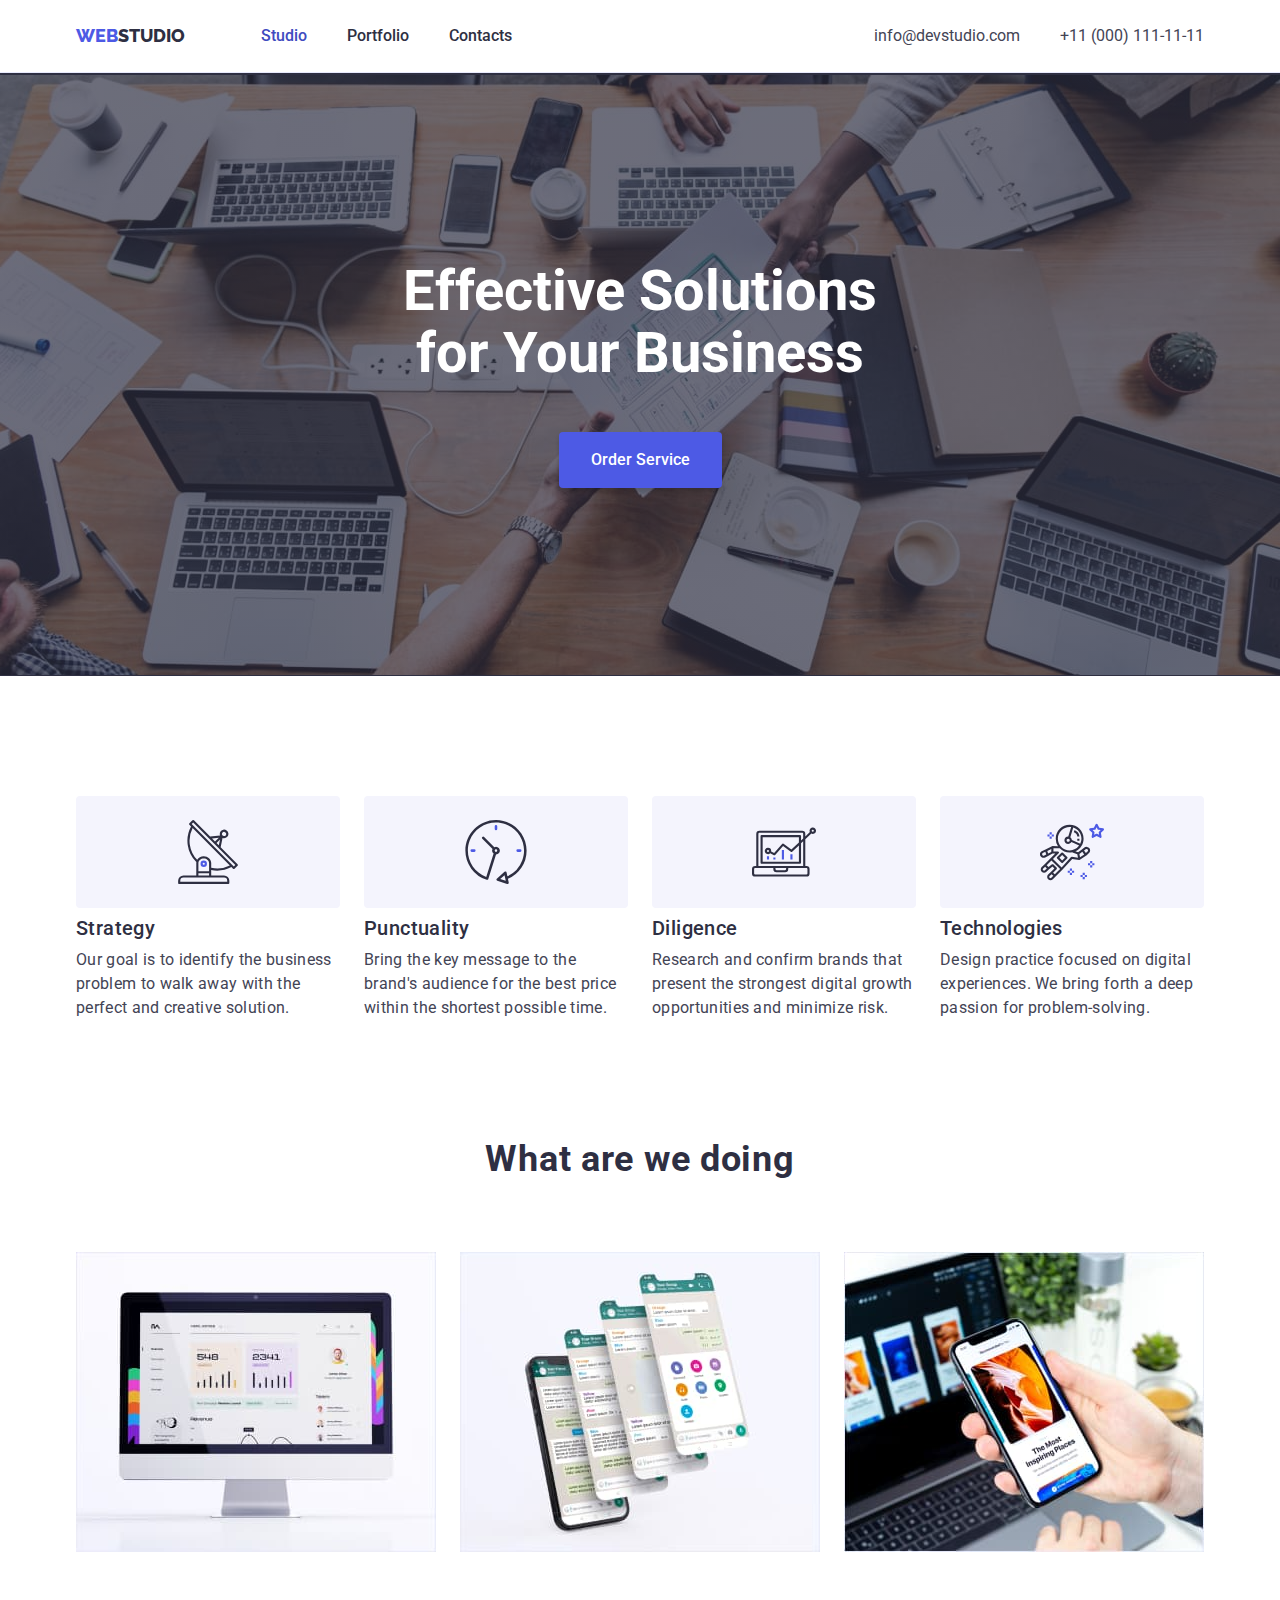
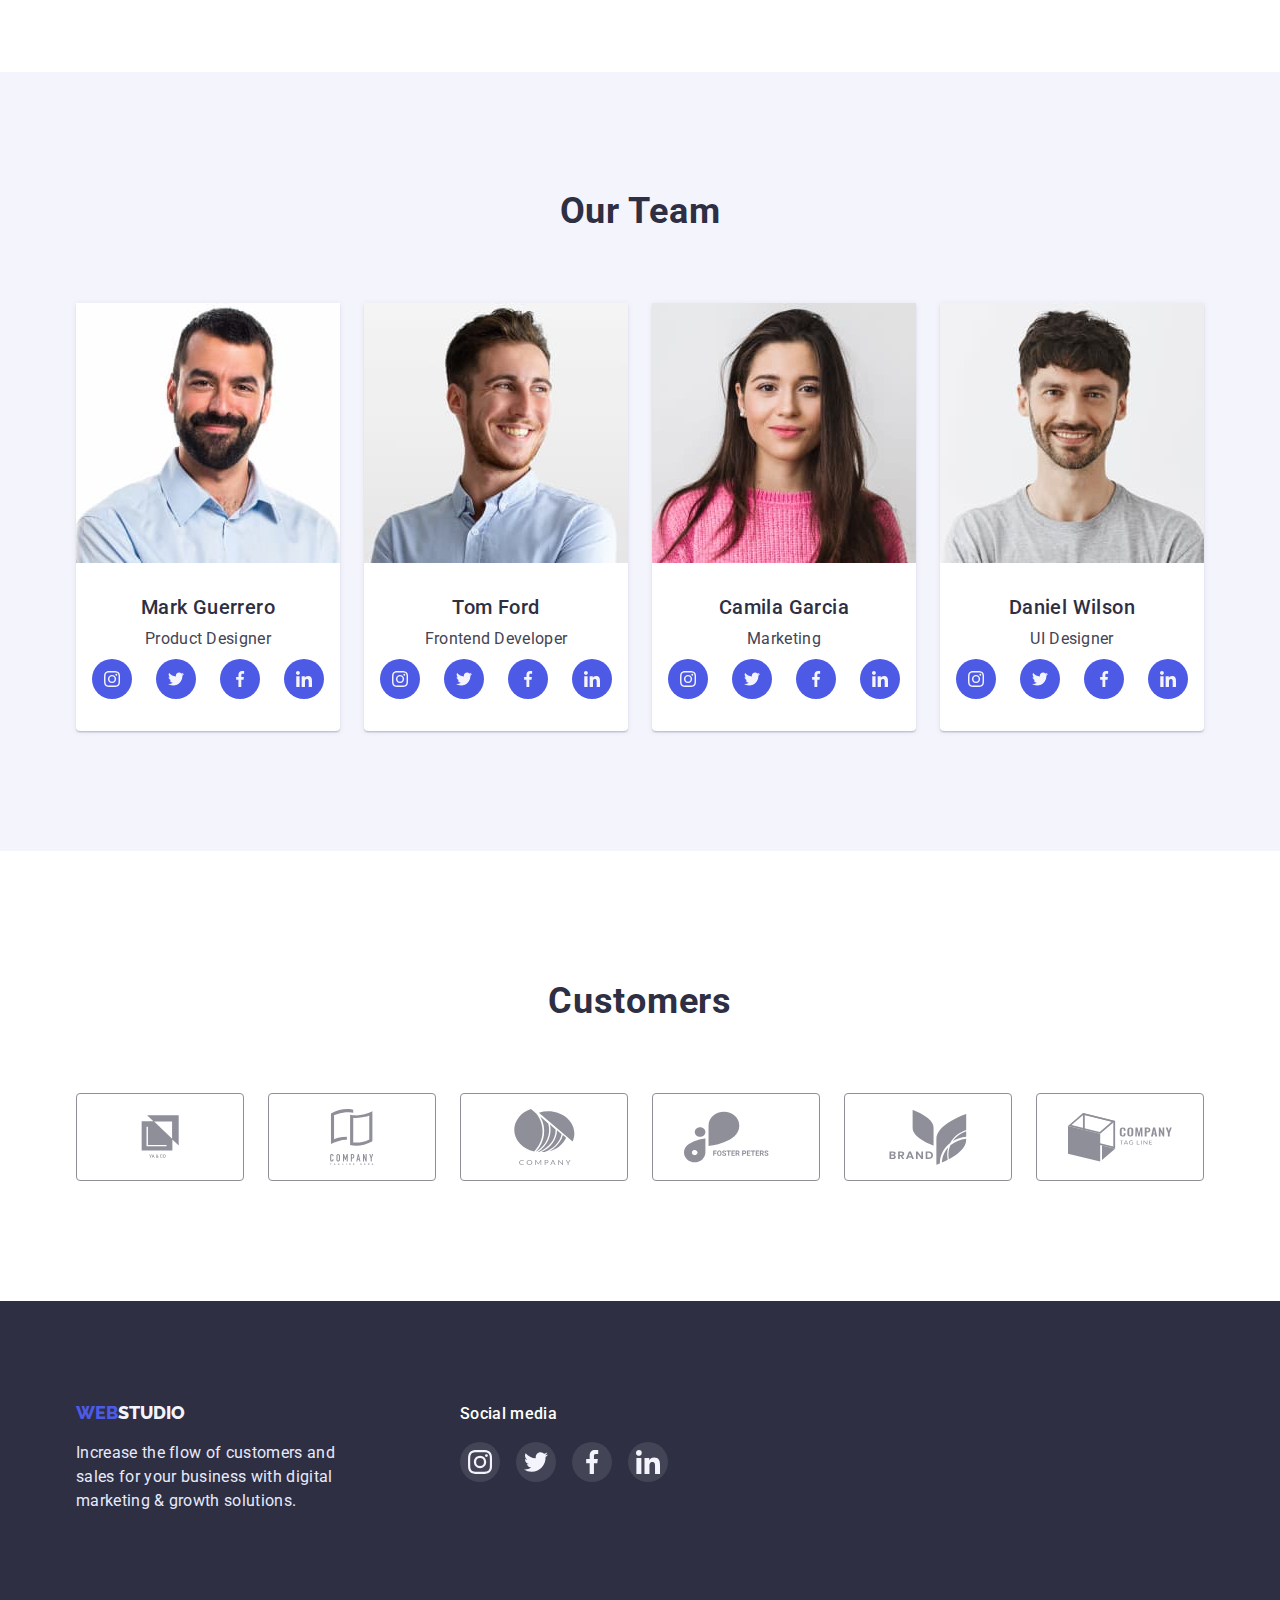
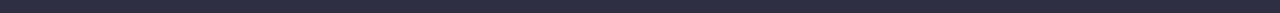
<file: index.html>
<!DOCTYPE html>
<html lang="en">
  <head>
    <meta charset="UTF-8" />
    <meta http-equiv="X-UA-Compatible" content="IE=edge" />
    <meta name="viewport" content="width=device-width, initial-scale=1.0" />
    <title>WebStudio</title>

    <link rel="preconnect" href="https://fonts.googleapis.com" />
    <link rel="preconnect" href="https://fonts.gstatic.com" crossorigin />
    <link
      href="https://fonts.googleapis.com/css2?family=Raleway:wght@800&family=Roboto:wght@400;500;700;900&display=swap"
      rel="stylesheet"
    />
    <link
      rel="stylesheet"
      href="https://cdnjs.cloudflare.com/ajax/libs/modern-normalize/1.1.0/modern-normalize.min.css"
      integrity="sha512-wpPYUAdjBVSE4KJnH1VR1HeZfpl1ub8YT/NKx4PuQ5NmX2tKuGu6U/JRp5y+Y8XG2tV+wKQpNHVUX03MfMFn9Q=="
      crossorigin="anonymous"
      referrerpolicy="no-referrer"
    />
    <link rel="stylesheet" href="./css/styles.css" />
  </head>
  <body>
    <!-------------------------------- TOP LINE ------------------------------------->
    <header class="header-conteiner">
      <div class="corntainer main-nav">
        <a href="./index.html" class="logo-web"
          >WEB<span class="logo-header">STUDIO</span></a
        >
        <nav>
          <ul class="navigation-list">
            <li class="navigation current">
              <a href="./index.html">Studio</a>
            </li>
            <li class="navigation">
              <a href="./portfolio.html">Portfolio</a>
            </li>
            <li class="navigation">
              <a href="">Contacts</a>
            </li>
          </ul>
        </nav>
        <address class="header-address">
          <ul class="address">
            <li class="link-address">
              <a href="mailto:info@devstudio.com">info@devstudio.com</a>
            </li>
            <li class="link-address">
              <a href="tel:+110001111111">+11 (000) 111-11-11</a>
            </li>
          </ul>
        </address>
      </div>
    </header>

    <!-------------------------------- HERO IMAGE ---------------------------->
    <main>
      <section class="page-web-studio">
        <div class="corntainer">
          <h1 class="title">Effective Solutions for Your Business</h1>
          <button type="button" class="button">Order Service</button>
        </div>
      </section>

      <section class="strategy-section">
        <div class="corntainer">
          <h2 class="visually-hidden">Our strategy</h2>
          <ul class="strategy-list">
            <li class="strategy-cart">
              <div class="strategy-icons">
              <svg class="strategy-icon-svg" width="64" height="64">
                <use href="./images/icons-hw-4.svg#icon-antenna-1"></use>
              </svg>
            </div>
              <h3 class="subtitle">Strategy</h3>
              <p class="text">
                Our goal is to identify the business problem to walk away with
                the perfect and creative solution.
              </p>
            </li>
            <li class="strategy-cart">
              <div class="strategy-icons">
                <svg class="strategy-icon-svg" width="64" height="64">
                  <use href="./images/icons-hw-4.svg#icon-clock-1"></use>
                </svg>
              </div>
              <h3 class="subtitle">Punctuality</h3>
              <p class="text">
                Bring the key message to the brand's audience for the best price
                within the shortest possible time.
              </p>
            </li>
            <li class="strategy-cart">
              <div class="strategy-icons">
                <svg class="strategy-icon-svg" width="64" height="64">
                  <use href="./images/icons-hw-4.svg#icon-diagram--1"></use>
                </svg>
              </div>
              <h3 class="subtitle">Diligence</h3>
              <p class="text">
                Research and confirm brands that present the strongest digital
                growth opportunities and minimize risk.
              </p>
            </li>
            <li class="strategy-cart">
              <div class="strategy-icons">
                <svg class="strategy-icon-svg" width="64" height="64">
                  <use href="./images/icons-hw-4.svg#icon-astronaut-1"></use>
                </svg>
              </div>
              <h3 class="subtitle">Technologies</h3>
              <p class="text">
                Design practice focused on digital experiences. We bring forth a
                deep passion for problem-solving.
              </p>
            </li>
          </ul>
        </div>
      </section>

      <!-- Section-2 -->
      <section class="section">
        <div class="corntainer">
          <h2 class="pretitle">What are we doing</h2>
          <ul class="doing-item">
            <li class="img-sect-two">
              <img
                src="./images/img1.jpg"
                alt="computer screen"
                width="360"
                height="300"
              />
            </li>
            <li class="img-sect-two">
              <img
                src="./images/img2.jpg"
                alt="phone screen"
                width="360"
                height="300"
              />
            </li>
            <li class="img-sect-two">
              <img
                src="./images/img3.jpg"
                alt="phone in hand"
                width="360"
                height="300"
              />
            </li>
          </ul>
        </div>
      </section>
      <!-- Sectoin-3 -->
      <section class="section team-section">
        <div class="corntainer">
          <h2 class="pretitle">Our Team</h2>
          <ul class="our-team">
            <li class="team-cart">
              <img
                src="./images/team-1.jpg"
                class="team-cart-photo"
                alt="Mark Guerrero"
                width="264"
              />
              <div class="team-text">
                <h3 class="team-name">Mark Guerrero</h3>
                <p class="team-paragrafe">Product Designer</p>
                <ul class="team-soc-list">
                  <li class="team-soc-item">
                    <a class="team-soc-link" href="">
                      <svg class="team-soc-instagram" width="16" height="16">
                        <use
                          href="./images/icons-hw-4.svg#icon-instagram--2"></use>
                      </svg>
                    </a>
                  </li>
                  <li class="team-soc-item">
                    <a class="team-soc-link" href="">
                      <svg class="team-soc-twitter" width="16" height="16">
                        <use
                          href="./images/icons-hw-4.svg#icon-twitter-2"></use>
                      </svg>
                    </a>
                  </li>
                  <li class="team-soc-item">
                    <a class="team-soc-link" href="">
                      <svg class="team-soc-facebook" width="16" height="16">
                        <use
                          href="./images/icons-hw-4.svg#icon-facebook-2"></use>
                      </svg>
                    </a>
                  </li>
                  <li class="team-soc-item">
                    <a class="team-soc-link" href="">
                      <svg class="team-soc-linkedin" width="16" height="16">
                        <use
                          href="./images/icons-hw-4.svg#icon-linkedin-2"></use>
                      </svg>
                    </a>
                  </li>
                </ul>
              </div>
            </li>
            <li class="team-cart">
              <img
                src="./images/team-2.jpg"
                class="team-cart-photo"
                alt="Tom Ford"
                width="264"
              />
              <div class="team-text">
                <h3 class="team-name">Tom Ford</h3>
                <p class="team-paragrafe">Frontend Developer</p>
                <ul class="team-soc-list">
                  <li class="team-soc-item">
                    <a class="team-soc-link" href="">
                      <svg class="team-soc-instagram" width="16" height="16">
                        <use
                          href="./images/icons-hw-4.svg#icon-instagram--2"></use>
                      </svg>
                    </a>
                  </li>
                  <li class="team-soc-item">
                    <a class="team-soc-link" href="">
                      <svg class="team-soc-twitter" width="16" height="16">
                        <use
                          href="./images/icons-hw-4.svg#icon-twitter-2"></use>
                      </svg>
                    </a>
                  </li>
                  <li class="team-soc-item">
                    <a class="team-soc-link" href="">
                      <svg class="team-soc-facebook" width="16" height="16">
                        <use
                          href="./images/icons-hw-4.svg#icon-facebook-2"></use>
                      </svg>
                    </a>
                  </li>
                  <li class="team-soc-item">
                    <a class="team-soc-link" href="">
                      <svg class="team-soc-linkedin" width="16" height="16">
                        <use
                          href="./images/icons-hw-4.svg#icon-linkedin-2"></use>
                      </svg>
                    </a>
                  </li>
                </ul>
              </div>
            </li>
            <li class="team-cart">
              <img
                src="./images/team-3.jpg"
                class="team-cart-photo"
                alt="Camila Garcia"
                width="264"
              />
              <div class="team-text">
                <h3 class="team-name">Camila Garcia</h3>
                <p class="team-paragrafe">Marketing</p>
                <ul class="team-soc-list">
                  <li class="team-soc-item">
                    <a class="team-soc-link" href="">
                      <svg class="team-soc-instagram" width="16" height="16">
                        <use
                          href="./images/icons-hw-4.svg#icon-instagram--2"></use>
                      </svg>
                    </a>
                  </li>
                  <li class="team-soc-item">
                    <a class="team-soc-link" href="">
                      <svg class="team-soc-twitter" width="16" height="16">
                        <use
                          href="./images/icons-hw-4.svg#icon-twitter-2"></use>
                      </svg>
                    </a>
                  </li>
                  <li class="team-soc-item">
                    <a class="team-soc-link" href="">
                      <svg class="team-soc-facebook" width="16" height="16">
                        <use
                          href="./images/icons-hw-4.svg#icon-facebook-2"></use>
                      </svg>
                    </a>
                  </li>
                  <li class="team-soc-item">
                    <a class="team-soc-link" href="">
                      <svg class="team-soc-linkedin" width="16" height="16">
                        <use
                          href="./images/icons-hw-4.svg#icon-linkedin-2"></use>
                      </svg>
                    </a>
                  </li>
                </ul>
              </div>
            </li>
            <li class="team-cart">
              <img
                src="./images/team-4.jpg"
                class="team-cart-photo"
                alt="Daniel Wilson"
                width="264"
              />
              <div class="team-text">
                <h3 class="team-name">Daniel Wilson</h3>
                <p class="team-paragrafe">UI Designer</p>
                <ul class="team-soc-list">
                  <li class="team-soc-item">
                    <a class="team-soc-link" href="">
                      <svg class="team-soc-instagram" width="16" height="16">
                        <use
                          href="./images/icons-hw-4.svg#icon-instagram--2"></use>
                      </svg>
                    </a>
                  </li>
                  <li class="team-soc-item">
                    <a class="team-soc-link" href="">
                      <svg class="team-soc-twitter" width="16" height="16">
                        <use
                          href="./images/icons-hw-4.svg#icon-twitter-2"></use>
                      </svg>
                    </a>
                  </li>
                  <li class="team-soc-item">
                    <a class="team-soc-link" href="">
                      <svg class="team-soc-facebook" width="16" height="16">
                        <use
                          href="./images/icons-hw-4.svg#icon-facebook-2"></use>
                      </svg>
                    </a>
                  </li>
                  <li class="team-soc-item">
                    <a class="team-soc-link" href="">
                      <svg class="team-soc-linkedin" width="16" height="16">
                        <use
                          href="./images/icons-hw-4.svg#icon-linkedin-2"></use>
                      </svg>
                    </a>
                  </li>
                </ul>
              </div>
            </li>
          </ul>
        </div>
      </section>
      
      <section class="customers">
        <div class="corntainer">
          <h2 class="title-customers">Customers</h2>
          <ul class="customer-list">
            <li class="customer-company"> <svg class="customer-svg" width="104" height="56">
              <use href="./images/icons-hw-4.svg#icon-Logo-1">
              </use>
            </svg></li>
            <li class="customer-company"> <svg class="customer-svg" width="104" height="56">
              <use href="./images/icons-hw-4.svg#icon-group-3-2">
              </use>
            </svg></li>
            <li class="customer-company"> <svg class="customer-svg" width="104" height="56">
              <use href="./images/icons-hw-4.svg#icon-group-3-3">
              </use>
            </svg></li>
            <li class="customer-company"> <svg class="customer-svg" width="104" height="56">
              <use href="./images/icons-hw-4.svg#icon-group-3-4">
              </use>
            </svg></li>
            <li class="customer-company"> <svg class="customer-svg" width="104" height="56">
              <use href="./images/icons-hw-4.svg#icon-group3-5">
              </use>
            </svg></li>
            <li class="customer-company"> <svg class="customer-svg" width="104" height="56">
              <use href="./images/icons-hw-4.svg#icon-group-3-6">
              </use>
            </svg></li>
          </ul>

        </div>
      </section>
    </main>

    <!------------------------------------------------- Footer -------------------------------------------------------------------------->
    <footer>
      <div class="corntainer fotter-container">
        <div class="footer-content">
          <a href="./index.html" class="logo-web-footer"
            >Web<span class="logo-footer">Studio</span></a
          >
          <p class="footer-text">
            Increase the flow of customers and sales for your business with
            digital marketing & growth solutions.
          </p>
        </div>
        <div class="fotter-social">
          <h4 class="fotter-social-title">Social media</h4>
          <ul class="fotter-social-list">
            <li class="fotter-item">
              <a class="fotter-soc-link" href="">
                <svg class="fotter-soc-icons" width="24px" height="24px">
                  <use href="./images/icons-hw-4.svg#icon-instagram--2"></use>
                </svg>
              </a>
            </li>
            <li class="fotter-item">
              <a class="fotter-soc-link" href="">
                <svg class="fotter-soc-icons" width="24px" height="24px">
                  <use href="./images/icons-hw-4.svg#icon-twitter-2"></use>
                </svg>
              </a>
            </li>
            <li class="fotter-item">
              <a class="fotter-soc-link" href="">
                <svg class="fotter-soc-icons" width="24px" height="24px">
                  <use href="./images/icons-hw-4.svg#icon-facebook-2"></use>
                </svg>
              </a>
            </li>
            <li class="fotter-item">
              <a class="fotter-soc-link" href="">
                <svg class="fotter-soc-icons" width="24px" height="24px">
                  <use href="./images/icons-hw-4.svg#icon-linkedin-2"></use>
                </svg>
              </a>
            </li>
          </ul>
        </div>
      </div>
    </footer>
  </body>
</html>
</file>
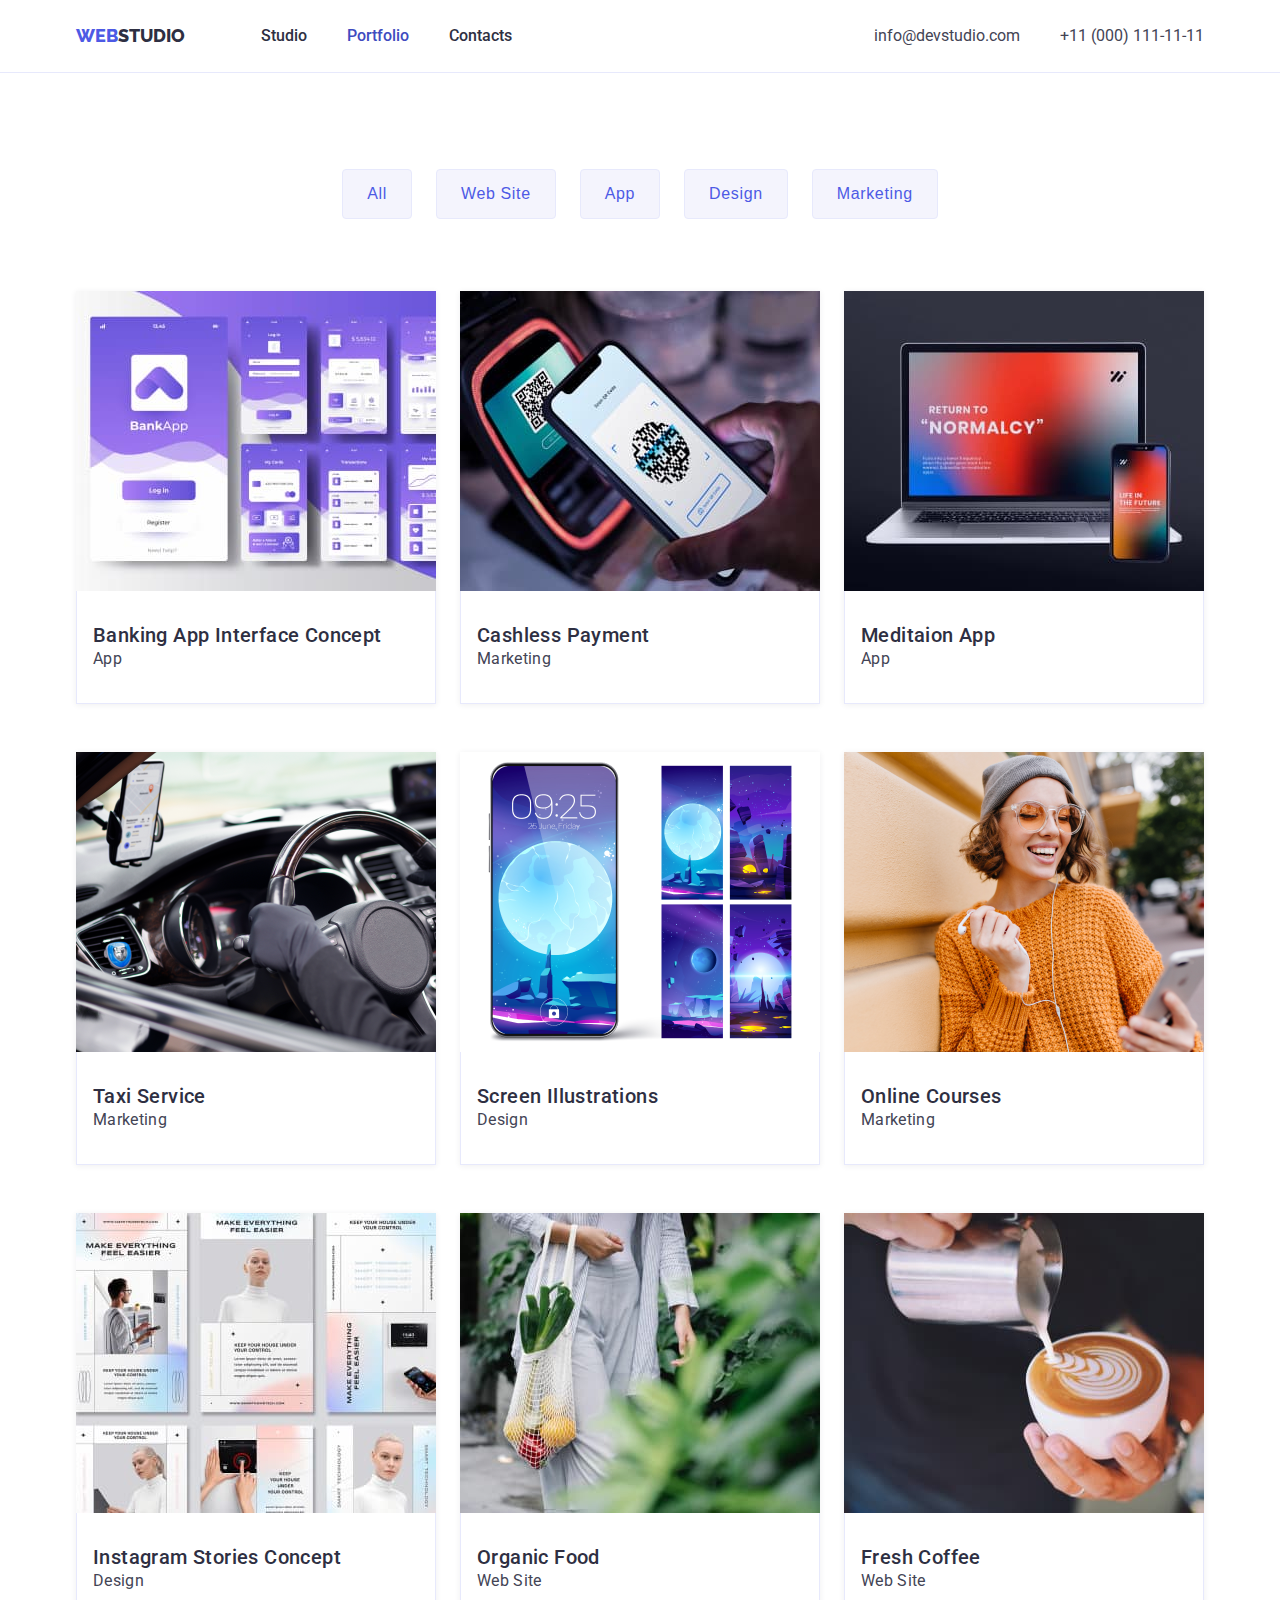
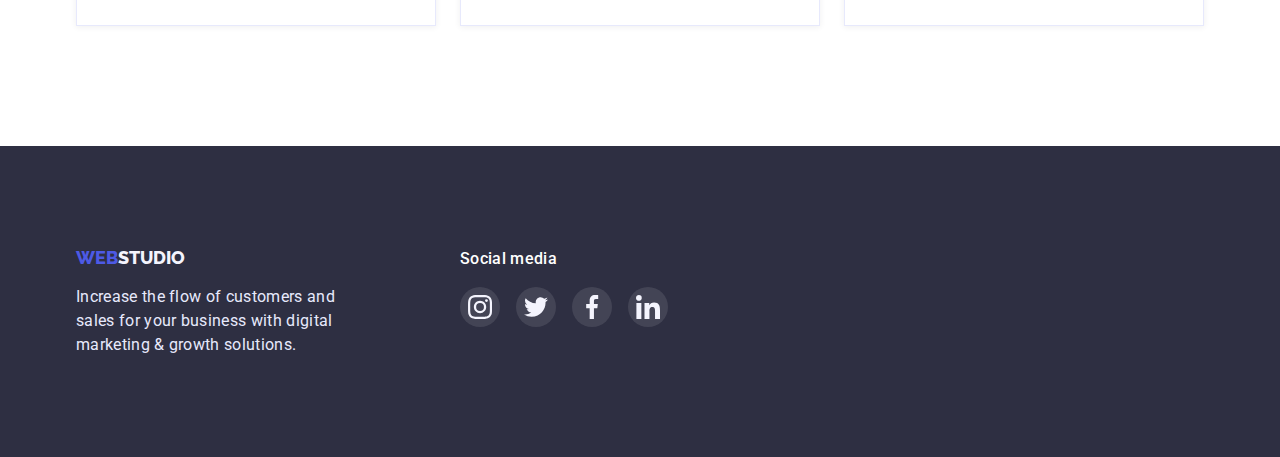
<file: portfolio.html>
<!DOCTYPE html>
<html lang="en">
  <head>
    <meta charset="UTF-8" />
    <meta http-equiv="X-UA-Compatible" content="IE=edge" />
    <meta name="viewport" content="width=device-width, initial-scale=1.0" />
    <title>WebStudio</title>

    <link rel="preconnect" href="https://fonts.googleapis.com" />
    <link rel="preconnect" href="https://fonts.gstatic.com" crossorigin />
    <link
      href="https://fonts.googleapis.com/css2?family=Raleway:wght@800&family=Roboto:wght@400;500;700;900&display=swap"
      rel="stylesheet"
    />
    <link
      rel="stylesheet"
      href="https://cdnjs.cloudflare.com/ajax/libs/modern-normalize/1.1.0/modern-normalize.min.css"
      integrity="sha512-wpPYUAdjBVSE4KJnH1VR1HeZfpl1ub8YT/NKx4PuQ5NmX2tKuGu6U/JRp5y+Y8XG2tV+wKQpNHVUX03MfMFn9Q=="
      crossorigin="anonymous"
      referrerpolicy="no-referrer"
    />
    <link rel="stylesheet" href="./css/styles.css" />
  </head>
  <body>
    <!-- Top line -->
    <header class="header-conteiner">
      <div class="corntainer main-nav">
        <a href="./index.html" class="logo-web"
          >WEB<span class="logo-header">STUDIO</span></a
        >
        <nav>
          <ul class="navigation-list">
            <li class="navigation">
              <a href="./index.html">Studio</a>
            </li>
            <li class="navigation current">
              <a href="./portfolio.html">Portfolio</a>
            </li>
            <li class="navigation">
              <a href="">Contacts</a>
            </li>
          </ul>
        </nav>
        <address class="header-address">
          <ul class="address">
            <li class="link-address">
              <a href="mailto:info@devstudio.com">info@devstudio.com</a>
            </li>
            <li class="link-address">
              <a href="tel:+110001111111">+11 (000) 111-11-11</a>
            </li>
          </ul>
        </address>
      </div>
    </header>

    <!-- Main content Portfolio -->

    <main>
      <!-- Filters -->
      <section class="portfolio-main">
        <div class="corntainer">
          <ul class="button-portfolio">
            <li class="button-item">
              <button type="button" class="btn-filtrs">All</button>
            </li>
            <li class="button-item">
              <button type="button" class="btn-filtrs">Web Site</button>
            </li>
            <li class="button-item">
              <button type="button" class="btn-filtrs">App</button>
            </li>
            <li class="button-item">
              <button type="button" class="btn-filtrs">Design</button>
            </li>
            <li class="button-item">
              <button type="button" class="btn-filtrs">Marketing</button>
            </li>
          </ul>
          <h1 class="visually-hidden">our portfolio</h1>
          <h2 class="visually-hidden">work examples</h2>
          <ul class="section-portfolio">
            <li class="portfolio-cart">
              <a class="portfolio-link-cart" href="">
                <img
                  src="./images/img(4).jpg"
                  alt="Banking App screenshot"
                  width="360"
                />
                <div class="portfolio-cart-text">
                  <h3 class="portf-title">Banking App Interface Concept</h3>
                  <p class="portf-paragrafe">App</p>
                </div>
              </a>
            </li>
            <li class="portfolio-cart">
              <a class="portfolio-link-cart" href=""
                ><img
                  src="./images/img(5).jpg"
                  alt="Pay by phone"
                  width="360"
                />
                <div class="portfolio-cart-text">
                  <h3 class="portf-title">Cashless Payment</h3>
                  <p class="portf-paragrafe">Marketing</p>
                </div>
              </a>
            </li>
            <li class="portfolio-cart">
              <a class="portfolio-link-cart" href="">
                <img
                  src="./images/img(6).jpg"
                  alt="App on laptop ahd phone"
                  width="360"
                />
                <div class="portfolio-cart-text">
                  <h3 class="portf-title">Meditaion App</h3>
                  <p class="portf-paragrafe">App</p>
                </div>
              </a>
            </li>
            <li class="portfolio-cart">
              <a class="portfolio-link-cart" href="">
                <img
                  src="./images/img-4.1.png"
                  alt="Driver in the car"
                  width="360"
                />
                <div class="portfolio-cart-text">
                  <h3 class="portf-title">Taxi Service</h3>
                  <p class="portf-paragrafe">Marketing</p>
                </div>
              </a>
            </li>
            <li class="portfolio-cart">
              <a class="portfolio-link-cart" href="">
                <img
                  src="./images/img-5.1.png"
                  alt="Screen Illustrations in phone"
                  width="360"
                />
                <div class="portfolio-cart-text">
                  <h3 class="portf-title">Screen Illustrations</h3>
                  <p class="portf-paragrafe">Design</p>
                </div>
              </a>
            </li>
            <li class="portfolio-cart">
              <a class="portfolio-link-cart" href="">
                <img
                  src="./images/img-6.1.png"
                  alt="woman with phone"
                  width="360"
                />
                <div class="portfolio-cart-text">
                  <h3 class="portf-title">Online Courses</h3>
                  <p class="portf-paragrafe">Marketing</p>
                </div>
              </a>
            </li>
            <li class="portfolio-cart">
              <a href="" class="portfolio-link-cart">
                <img
                  src="./images/row3.1.jpg"
                  alt="Examples concept"
                  width="360"
                />
                <div class="portfolio-cart-text">
                  <h3 class="portf-title">Instagram Stories Concept</h3>
                  <p class="portf-paragrafe">Design</p>
                </div>
              </a>
            </li>
            <li class="portfolio-cart">
              <a class="portfolio-link-cart" href="">
                <img
                  src="./images/row3.2.jpg"
                  alt="Fruit in a bag"
                  width="360"
                />
                <div class="portfolio-cart-text">
                  <h3 class="portf-title">Organic Food</h3>
                  <p class="portf-paragrafe">Web Site</p>
                </div>
              </a>
            </li>
            <li class="portfolio-cart">
              <a class="portfolio-link-cart" href="">
                <img
                  src="./images/row3.3.jpg"
                  alt="Make a cappuccino"
                  width="360"
                />
                <div class="portfolio-cart-text">
                  <h3 class="portf-title">Fresh Coffee</h3>
                  <p class="portf-paragrafe">Web Site</p>
                </div>
              </a>
            </li>
          </ul>
        </div>
      </section>
    </main>

    <!-- Footer -->
    <footer>
      <div class="corntainer fotter-container">
        <div class="footer-content">
          <a href="./index.html" class="logo-web-footer"
            >Web<span class="logo-footer">Studio</span></a
          >
          <p class="footer-text">
            Increase the flow of customers and sales for your business with
            digital marketing & growth solutions.
          </p>
        </div>
        <div class="fotter-social">
          <h4 class="fotter-social-title">Social media</h4>
          <ul class="fotter-social-list">
            <li class="fotter-item">
              <a class="fotter-soc-link" href="">
                <svg class="fotter-soc-icons" width="24px" height="24px">
                  <use href="./images/icons-hw-4.svg#icon-instagram--2"></use>
                </svg>
              </a>
            </li>
            <li class="fotter-item">
              <a class="fotter-soc-link" href="">
                <svg class="fotter-soc-icons" width="24px" height="24px">
                  <use href="./images/icons-hw-4.svg#icon-twitter-2"></use>
                </svg>
              </a>
            </li>
            <li class="fotter-item">
              <a class="fotter-soc-link" href="">
                <svg class="fotter-soc-icons" width="24px" height="24px">
                  <use href="./images/icons-hw-4.svg#icon-facebook-2"></use>
                </svg>
              </a>
            </li>
            <li class="fotter-item">
              <a class="fotter-soc-link" href="">
                <svg class="fotter-soc-icons" width="24px" height="24px">
                  <use href="./images/icons-hw-4.svg#icon-linkedin-2"></use>
                </svg>
              </a>
            </li>
          </ul>
        </div>
      </div>
    </footer>
  </body>
</html>
</file>
<file: css/styles.css>
html {
  box-sizing: border-box;
}

*,
*::before,
*::after {
  box-sizing: inherit;
}

:root {
  --brand-color: #2e2f42;
  --subtitle-color-text: #2e2f42;
  --text-paragrafe-font-size: 16px;
  --text-paragrafe-color: #434455;
  --background-color-icons: #f4f4fd;
}

body {
  margin: 0;
  font-family: "Roboto", sans-serif;
  color: #434455;
}

ul {
  list-style-type: none;
  margin: 0;
  padding: 0;
}

h1,
h2,
h3,
h4,
h5,
h6,
p {
  margin: 0;
  padding: 0;
}

a {
  text-decoration: none;
}

img {
  display: block;
  max-width: 100%;
  height: auto;
}

.visually-hidden {
  position: absolute;
  white-space: nowrap;
  width: 1px;
  height: 1px;
  overflow: hidden;
  border: 0;
  padding: 0;
  clip: rect(0 0 0 0);
  clip-path: inset(50%);
  margin: -1px;
}

.corntainer {
  max-width: 1158px;
  margin: 0 auto;
  padding: 0 15px;
}

.section {
  padding-top: 120px;
  padding-bottom: 120px;
}

/* -----------------------------TOP LINE----------------------------------------- */

.header-conteiner {
  border-bottom: 1px solid #e7e9fc;
}

.main-nav {
  display: flex;
  align-items: center;
}

.logo-web {
  display: flex;
  margin-right: 76px;
  padding-top: 24px;
  padding-bottom: 24px;
  color: #4d5ae5;
  font-family: "Raleway";
  font-style: normal;
  font-weight: 800;
  font-size: 18px;
  line-height: 1.3;
  text-transform: uppercase;
}

.logo-header {
  color: var(--subtitle-color-text);
}

.navigation-list {
  display: flex;
}

.navigation-list .navigation + .navigation {
  margin-left: 40px;
}

.navigation {
  display: inline-block;
  padding-top: 24px;
  padding-bottom: 24px;
  font-family: "Roboto";
  font-style: normal;
  font-weight: 500;
  font-size: 16px;
  line-height: 1.5;
}

.navigation a {
  color: var(--subtitle-color-text);
}

.navigation a:hover,
.navigation a:focus,
.navigation.current a {
  color: #404bbf;
}

.address a {
  display: inline-block;
  padding-top: 24px;
  padding-bottom: 24px;
  font-style: normal;
  font-size: 16px;
  line-height: 1.5;
  color: #434455;
}

.address .link-address + .link-address {
  margin-left: 40px;
}

.address {
  display: flex;
  margin-left: auto;
}

.header-address {
  margin-left: auto;
}

.address a:hover,
.address a:focus {
  color: #404bbf;
}

/* --------------------------------- FOOTER---------------------------------*/

footer {
  background: var(--brand-color);
}

.fotter-container {
  display: flex;
  align-items: center;
}

.footer-content {
  width: 264px;
  padding-top: 100px;
  padding-bottom: 100px;
}

.logo-web-footer {
  display: flex;
  color: #4d5ae5;
  font-family: "Raleway";
  font-style: normal;
  font-weight: 800;
  font-size: 18px;
  line-height: 1.3;
  text-transform: uppercase;
}

.logo-footer {
  font-weight: 800;
  font-size: 18px;
  line-height: 1.3;
  text-transform: uppercase;
  color: #f4f4fd;
}

.footer-text {
  margin-top: 16px;
  font-size: var(--text-paragrafe-font-size);
  line-height: 1.5;
  letter-spacing: 0.02em;
  color: #e7e9fc;
}

.fotter-social {
  width: 208px;
  margin-top: 100px;
  margin-bottom: 130px;
  margin-left: 120px;
}

.fotter-social-title {
  font-weight: 500;
  font-size: 16px;
  line-height: 24px;
  letter-spacing: 0.02em;
  color: #ffffff;
}

.fotter-social-list {
  display: flex;
  justify-content: center;
  margin-top: 16px;
  gap: 16px;
}

.fotter-item {
  width: 40px;
  height: 40px;
}

.fotter-soc-link {
  width: 100%;
  height: 100%;
  border-radius: 50%;
  display: flex;
  justify-content: center;
  align-items: center;
  background-color: rgba(255, 255, 255, 0.1);
}

.fotter-soc-link:is(:hover, :focus) {
  background: #31d0aa;
}

/* -------------------------------- MAIN ---------------------------- */
.button {
  display: inline-block;
  border-width: 0px;
  border-radius: 4px;
  padding: 16px 32px;
  font-family: inherit;
  font-weight: 500;
  font-size: 16px;
  line-height: 1.5;
  text-align: center;
  cursor: pointer;
  color: #ffffff;
  background: #4d5ae5;
  box-shadow: 0px 4px 4px rgba(0, 0, 0, 0.15);
}

.button:hover,
.button:focus {
  color: #ffffff;
  background: #404bbf;
}

.page-web-studio {
  padding-top: 188px;
  padding-bottom: 188px;
  text-align: center;
  background: var(--brand-color);
  background-image: linear-gradient(
      to right,
      rgba(46, 47, 66, 0.7),
      rgba(46, 47, 66, 0.7)
    ),
    url(../images/people-office-1.jpg);
  background-repeat: no-repeat;
  background-position: 50% 50%;
  max-width: 1440px;
  margin-left: auto;
  margin-right: auto;
}

.title {
  max-width: 494px;
  margin: 0 auto;
  margin-top: 0;
  margin-bottom: 48px;
  font-size: 56px;
  line-height: 1.1;
  text-align: center;
  color: #ffffff;
}

.doing-item {
  display: flex;
}

.strategy-section {
  padding-top: 120px;
}

.strategy-list {
  display: flex;
  flex-wrap: wrap;
}

.strategy-cart {
  width: calc((100% - 72px) / 4);
  margin-right: 24px;
}

.strategy-icons {
  margin-bottom: 8px;
}

.strategy-cart:last-child {
  margin-right: 0px;
}

.subtitle {
  margin-bottom: 8px;
  font-weight: 500;
  font-size: 20px;
  line-height: 1.2;
  letter-spacing: 0.02em;
  color: var(--subtitle-color-text);
}

.text {
  font-size: var(--text-paragrafe-font-size);
  line-height: 1.5;
  letter-spacing: 0.02em;
  width: 264px;
  color: var(--text-paragrafe-color);
}

.strategy-icons {
  display: flex;
  justify-content: center;
  align-items: center;
  height: 112px;
  background-color: var(--background-color-icons);
  border-radius: 4px;
}

.team-name {
  margin-bottom: 8px;
  font-weight: 500;
  font-size: 20px;
  line-height: 1.2;
  letter-spacing: 0.02em;
  color: var(--subtitle-color-text);
}

.pretitle {
  margin-bottom: 72px;
  text-align: center;
  font-size: 36px;
  line-height: 1.1;
  letter-spacing: 0.02em;
  color: var(--subtitle-color-text);
}

.doing-item .img-sect-two + .img-sect-two {
  margin-left: 24px;
}

.team-section {
  background-color: #f4f4fd;
}

.our-team {
  display: flex;
  flex-wrap: wrap;
  gap: 24px;
}

.team-soc-list {
  display: flex;
  justify-content: center;
  gap: 24px;
}

.team-soc-item {
  width: 40px;
  height: 40px;
}

.team-soc-link {
  width: 100%;
  height: 100%;
  border-radius: 50%;
  display: flex;
  justify-content: center;
  align-items: center;
  background: #4d5ae5;
}

.team-soc-link:is(:hover, :focus) {
  background-color: #404bbf;
}

.team-cart {
  display: inline-block;
  flex-basis: calc((100% - 72px) / 4);
  text-align: center;
  background-color: #ffffff;
  border-radius: 0px 0px 4px 4px;
  box-shadow: 0px 1px 6px rgba(46, 47, 66, 0.08),
    0px 1px 1px rgba(46, 47, 66, 0.16), 0px 2px 1px rgba(46, 47, 66, 0.08);
}

.team-text {
  padding: 32px 16px;
}

.customers {
  padding-top: 130px;
  padding-bottom: 120px;
}

.title-customers {
  margin-bottom: 72px;
  font-size: 36px;
  line-height: 40px;
  text-align: center;
  letter-spacing: 0.02em;
  color: var(--subtitle-color-text);
}

.customer-list {
  display: flex;
  justify-content: center;
  gap: 24px;
}

.customer-company {
  display: flex;
  justify-content: center;
  align-items: center;
  width: 168px;
  height: 88px;
  border: 1px solid #8e8f99;
  border-radius: 4px;
  cursor: pointer;
}

.customer-svg {
  fill: #8e8f99;
}

.customer-company:is(:hover, :focus) {
  border-color: #404bbf;
}

.customer-company:is(:hover, :focus) .customer-svg {
  fill: #404bbf;
}

/* -----------PORTFOLIO--------------------- */

.button-portfolio {
  display: flex;
  flex-wrap: wrap;
  justify-content: center;
  align-items: center;
}

.btn-filtrs {
  display: inline-block;
  border: 1px solid #e7e9fc;
  border-radius: 4px;
  padding: 12px 24px;
  text-align: center;
  font-weight: 500;
  font-size: 16px;
  line-height: 1.5;
  letter-spacing: 0.04em;
  cursor: pointer;
  background: #f4f4fd;
  color: #4d5ae5;
}

.button-item {
  margin-right: 24px;
}

.button-item:last-child {
  margin-right: 0;
}

.btn-filtrs:hover,
.btn-filtrs:focus {
  background: #404bbf;
  color: #ffffff;
  box-shadow: 0px 3px 1px rgba(0, 0, 0, 0.1), 0px 2px 1px rgba(0, 0, 0, 0.08),
    0px 2px 2px rgba(0, 0, 0, 0.12);
  border: 1px solid #404bbf;
}

.portfolio-main {
  padding-top: 96px;
  padding-bottom: 120px;
}

.portf-title {
  font-weight: 500;
  font-size: 20px;
  line-height: 1.2;
  letter-spacing: 0.02em;
  color: var(--subtitle-color-text);
}

.team-paragrafe {
  font-size: var(--text-paragrafe-font-size);
  line-height: 1.5;
  letter-spacing: 0.02em;
  color: var(--text-paragrafe-color);
  margin-bottom: 8px;
}

.section-portfolio {
  display: flex;
  flex-wrap: wrap;
  margin-top: 72px;
}

.portfolio-cart {
 
  width: 360px;
  margin-right: 24px;
  margin-bottom: 48px;
  background-color: #ffffff;
}

.portfolio-link-cart {
  display: inline-block;
  box-shadow: 0px 1px 6px rgba(46, 47, 66, 0.08);
}

.portfolio-link-cart:is(:hover) {
  box-shadow: 0px 1px 6px rgba(46, 47, 66, 0.08),
    0px 1px 1px rgba(46, 47, 66, 0.16), 0px 2px 1px rgba(46, 47, 66, 0.08);
}

.portfolio-cart:nth-child(3n) {
  margin-right: 0px;
}

.portfolio-cart:nth-last-child(-n + 3) {
  margin-bottom: 0px;
}

.portfolio-cart-text {
  padding: 32px 0px 32px 16px;
  border: 1px solid #e7e9fc;
  border-top: 0px;
}

.portf-paragrafe {
  font-size: var(--text-paragrafe-font-size);
  line-height: 1.5;
  letter-spacing: 0.02em;
  color: var(--text-paragrafe-color);
}
</file>
